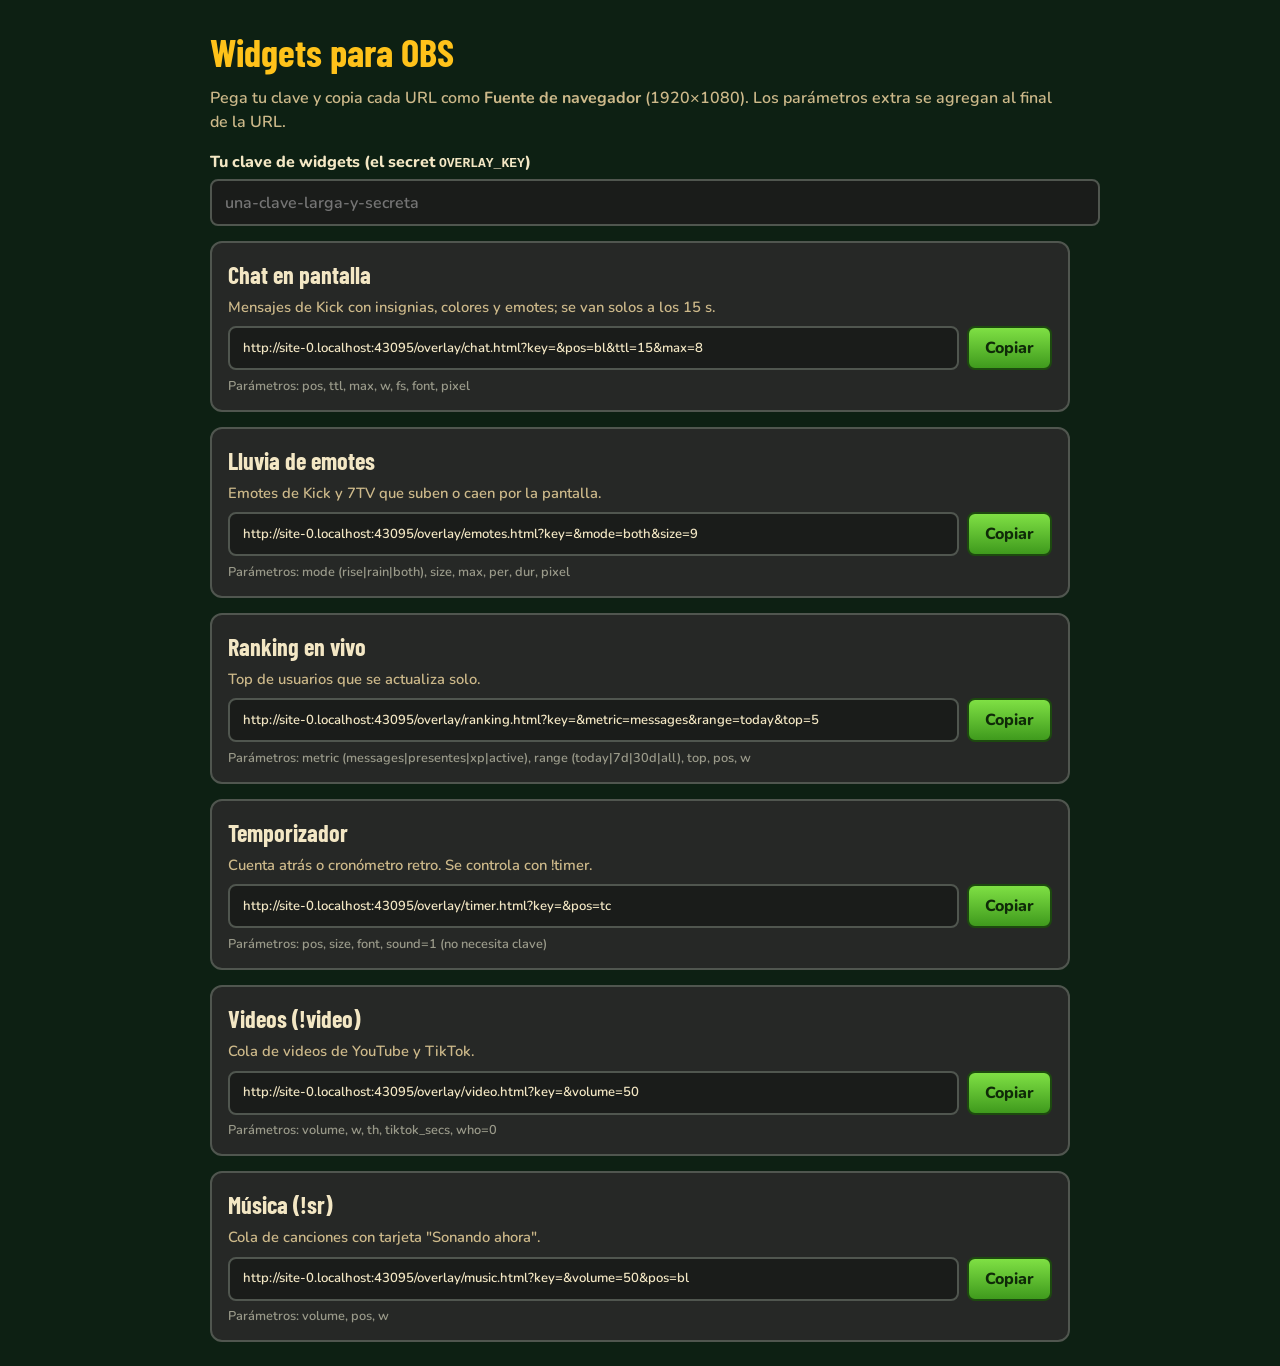
<file: overlay/index.html>
<!doctype html><html lang="es"><head><meta charset="utf-8"><meta name="viewport" content="width=device-width,initial-scale=1">
<title>Widgets para OBS</title>
<link href="https://fonts.googleapis.com/css2?family=Barlow+Condensed:wght@500;700&family=Nunito:wght@600;800&display=swap" rel="stylesheet">
<style>
body{margin:0;background:#0d2013;color:#f3e7c4;font-family:Nunito,system-ui,sans-serif;font-weight:600;line-height:1.5;padding:1.5rem}
main{max-width:860px;margin:0 auto}
h1{font-family:"Barlow Condensed",sans-serif;font-size:2.4rem;color:#ffc21a;margin:0 0 .3rem}
p.lead{color:#cdb98a;margin:0 0 1rem}
label{display:block;margin:1rem 0 .3rem;font-weight:800}
input{width:100%;padding:.6rem .8rem;border-radius:8px;border:2px solid #50564f;background:#1a1c1a;color:#f3e7c4;font:inherit}
.w{background:#262826;border:2px solid #50564f;border-radius:12px;padding:.9rem 1rem;margin-top:.9rem}
.w h2{font-family:"Barlow Condensed",sans-serif;font-size:1.5rem;margin:0}
.w p{margin:.2rem 0 .5rem;color:#cdb98a;font-size:.92rem}
.url{display:flex;gap:.5rem}.url input{font-size:.82rem}
button{padding:.5rem 1rem;border-radius:8px;border:2px solid #1d4a0f;background:linear-gradient(#7fe044,#3f9a1d);color:#0f2a08;font:inherit;font-weight:800;cursor:pointer;white-space:nowrap}
small{color:#9a9a8a;display:block;margin-top:.4rem;font-size:.8rem}
</style></head><body><main>
<h1>Widgets para OBS</h1>
<p class="lead">Pega tu clave y copia cada URL como <b>Fuente de navegador</b> (1920×1080). Los parámetros extra se agregan al final de la URL.</p>
<label for="key">Tu clave de widgets (el secret <code>OVERLAY_KEY</code>)</label>
<input id="key" placeholder="una-clave-larga-y-secreta" autocomplete="off">
<div id="list"></div>
<script>
const W = [
 ['chat.html','Chat en pantalla','Mensajes de Kick con insignias, colores y emotes; se van solos a los 15 s.','&pos=bl&ttl=15&max=8','pos, ttl, max, w, fs, font, pixel'],
 ['emotes.html','Lluvia de emotes','Emotes de Kick y 7TV que suben o caen por la pantalla.','&mode=both&size=9','mode (rise|rain|both), size, max, per, dur, pixel'],
 ['ranking.html','Ranking en vivo','Top de usuarios que se actualiza solo.','&metric=messages&range=today&top=5','metric (messages|presentes|xp|active), range (today|7d|30d|all), top, pos, w'],
 ['timer.html','Temporizador','Cuenta atrás o cronómetro retro. Se controla con !timer.','&pos=tc','pos, size, font, sound=1 (no necesita clave)'],
 ['video.html','Videos (!video)','Cola de videos de YouTube y TikTok.','&volume=50','volume, w, th, tiktok_secs, who=0'],
 ['music.html','Música (!sr)','Cola de canciones con tarjeta "Sonando ahora".','&volume=50&pos=bl','volume, pos, w'],
];
const keyEl = document.getElementById('key'), list = document.getElementById('list');
keyEl.value = localStorage.getItem('overlayKey') || '';
function draw(){
  localStorage.setItem('overlayKey', keyEl.value.trim());
  const base = location.href.replace(/[^/]*$/, '');
  list.innerHTML = W.map(([f, t, d, q, p], i) => {
    const u = base + f + '?key=' + encodeURIComponent(keyEl.value.trim()) + q;
    return `<div class="w"><h2>${t}</h2><p>${d}</p><div class="url"><input readonly value="${u.replace(/"/g,'&quot;')}"><button data-i="${i}">Copiar</button></div><small>Parámetros: ${p}</small></div>`;
  }).join('');
}
list.addEventListener('click', (e) => { const b = e.target.closest('button'); if(!b) return; const inp = b.previousElementSibling; inp.select(); navigator.clipboard.writeText(inp.value).then(() => { b.textContent = '¡Copiado!'; setTimeout(() => b.textContent = 'Copiar', 1200); }); });
keyEl.addEventListener('input', draw); draw();
</script></main></body></html>
</file>
